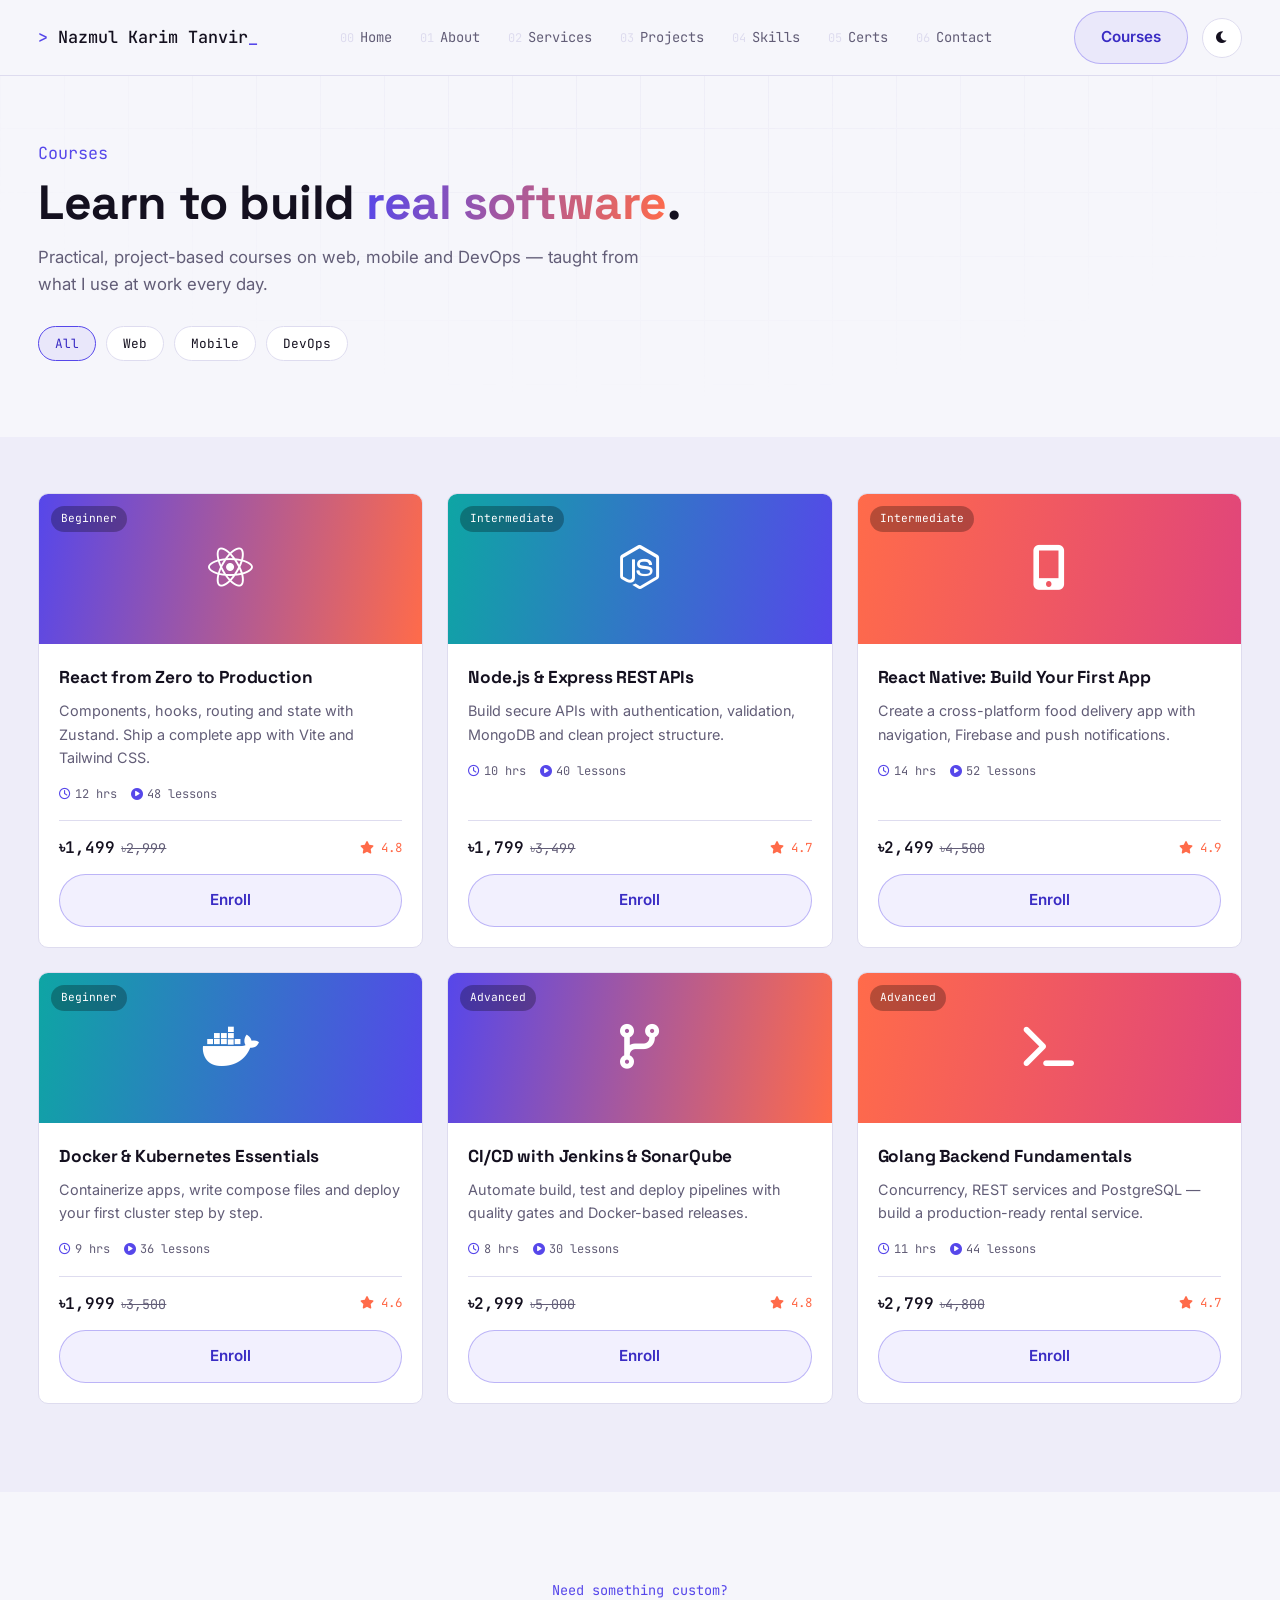
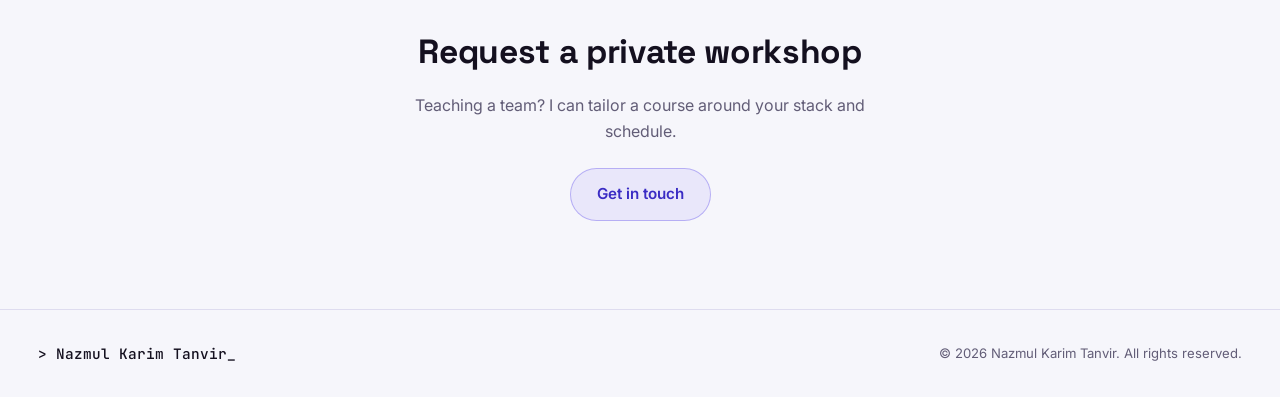
<file: Portfolio Website/Project/courses.html>
<!DOCTYPE html>
<html lang="en">

<head>
    <meta charset="UTF-8">
    <meta name="viewport" content="width=device-width, initial-scale=1.0">
    <meta name="color-scheme" content="light dark">
    <link rel="icon" type="image/x-icon" href="./Images/myImageHomeCrop.jpg">
    <title>Courses — Nazmul Karim Tanvir</title>

    <link rel="preconnect" href="https://fonts.googleapis.com">
    <link rel="preconnect" href="https://fonts.gstatic.com" crossorigin>
    <link href="https://fonts.googleapis.com/css2?family=Space+Grotesk:wght@500;600;700&family=Inter:wght@400;500;600&family=JetBrains+Mono:wght@400;500;600&display=swap" rel="stylesheet">
    <link href="https://cdnjs.cloudflare.com/ajax/libs/font-awesome/6.0.0-beta3/css/all.min.css" rel="stylesheet">
    <link rel="stylesheet" href="style.css">

    <style>
        /* Courses page only */
        .page-head { padding-top: calc(var(--nav-h) + 64px); padding-bottom: 40px; }
        .page-head h1 { font-size: clamp(2rem, 4.4vw, 3rem); line-height: 1.15; margin-bottom: 14px; }
        .page-head p { max-width: 56ch; font-size: 1.05rem; }

        .filters { display: flex; flex-wrap: wrap; gap: 10px; margin: 28px 0 36px; }
        .filter-btn {
            font-family: var(--font-mono); font-size: 0.8rem; padding: 8px 16px;
            border-radius: 999px; border: 1px solid var(--line); background: var(--surface);
            color: var(--text); cursor: pointer;
            transition: border-color var(--transition), color var(--transition), background-color var(--transition);
        }
        .filter-btn:hover { border-color: var(--accent); color: var(--accent); }
        .filter-btn.active { background: var(--accent-soft); border-color: var(--accent); color: var(--accent-strong); }

        .course-grid { display: grid; grid-template-columns: repeat(3, 1fr); gap: 24px; }
        .course-card {
            background: var(--surface); border: 1px solid var(--line); border-radius: 10px;
            overflow: hidden; display: flex; flex-direction: column;
            transition: transform var(--transition), box-shadow var(--transition), border-color var(--transition);
        }
        .course-card:hover { transform: translateY(-6px); box-shadow: var(--shadow); border-color: var(--accent); }
        .course-card.hide { display: none; }

        .course-banner {
            height: 150px; display: grid; place-items: center; position: relative;
            background: var(--accent-gradient); color: #fff; font-size: 2.8rem;
        }
        .course-banner.b2 { background: linear-gradient(100deg, #0EA5A4, #5647EA); }
        .course-banner.b3 { background: linear-gradient(100deg, #FF6B4A, #E0457B); }
        .course-banner .level {
            position: absolute; top: 12px; left: 12px; font-family: var(--font-mono);
            font-size: 0.7rem; padding: 4px 10px; border-radius: 999px;
            background: rgba(0, 0, 0, 0.28); color: #fff;
        }

        .course-body { padding: 20px; display: flex; flex-direction: column; flex-grow: 1; }
        .course-body h4 { font-size: 1.08rem; margin-bottom: 8px; }
        .course-body p { font-size: 0.9rem; }
        .course-meta {
            display: flex; flex-wrap: wrap; gap: 14px; font-family: var(--font-mono);
            font-size: 0.75rem; color: var(--text-muted); margin: 4px 0 16px;
        }
        .course-meta i { color: var(--accent); margin-right: 4px; }
        .course-foot {
            margin-top: auto; display: flex; align-items: center; justify-content: space-between;
            border-top: 1px solid var(--line); padding-top: 14px;
        }
        .price { font-family: var(--font-mono); font-weight: 600; color: var(--text); }
        .price small { color: var(--text-muted); font-weight: 400; text-decoration: line-through; margin-left: 6px; }
        .rating { font-family: var(--font-mono); font-size: 0.78rem; color: var(--accent-2); }

        .cta-band { text-align: center; }
        .cta-band .section-title { margin-bottom: 14px; }
        .cta-band p { max-width: 50ch; margin: 0 auto 24px; }

        @media (max-width: 1024px) { .course-grid { grid-template-columns: repeat(2, 1fr); } }
        @media (max-width: 760px) { .course-grid { grid-template-columns: 1fr; } }
    </style>
</head>

<body>
    <div class="grid-backdrop" aria-hidden="true"></div>

    <!-- Navbar (links go back to index.html sections) -->
    <header class="topbar scrolled">
        <div class="topbar-inner">
            <a class="brand" href="index.html"><span class="brand-caret">&gt;</span> Nazmul Karim Tanvir<span class="cursor">_</span></a>

            <nav class="navlinks" id="navlinks">
                <a href="index.html#home" class="nav-link" data-index="00">Home</a>
                <a href="index.html#about" class="nav-link" data-index="01">About</a>
                <a href="index.html#services" class="nav-link" data-index="02">Services</a>
                <a href="index.html#projects" class="nav-link" data-index="03">Projects</a>
                <a href="index.html#skills" class="nav-link" data-index="04">Skills</a>
                <a href="index.html#certifications" class="nav-link" data-index="05">Certs</a>
                <a href="index.html#contact" class="nav-link" data-index="06">Contact</a>
            </nav>

            <div class="topbar-actions">
                <a href="courses.html" class="btn btn-primary nav-courses-btn" aria-current="page">Courses</a>
                <button id="theme-toggle" class="theme-btn" aria-label="Toggle dark mode">
                    <i class="fas fa-moon" id="theme-icon"></i>
                </button>
                <button id="nav-toggle" class="nav-burger" aria-label="Toggle menu" aria-expanded="false">
                    <span></span><span></span><span></span>
                </button>
            </div>
        </div>
    </header>

    <!-- Page header -->
    <section class="page-head">
        <div class="container">
            <p class="section-index">Courses</p>
            <h1>Learn to build <span class="accent-underline">real software</span>.</h1>
            <p>Practical, project-based courses on web, mobile and DevOps — taught from what I use at work every day.</p>

            <div class="filters" id="filters">
                <button class="filter-btn active" data-filter="all">All</button>
                <button class="filter-btn" data-filter="web">Web</button>
                <button class="filter-btn" data-filter="mobile">Mobile</button>
                <button class="filter-btn" data-filter="devops">DevOps</button>
            </div>
        </div>
    </section>

    <!-- Course list -->
    <section class="section alt" style="padding-top: 56px;">
        <div class="container">
            <div class="course-grid">

                <article class="course-card reveal" data-cat="web">
                    <div class="course-banner"><span class="level">Beginner</span><i class="fab fa-react"></i></div>
                    <div class="course-body">
                        <h4>React from Zero to Production</h4>
                        <p>Components, hooks, routing and state with Zustand. Ship a complete app with Vite and Tailwind CSS.</p>
                        <div class="course-meta">
                            <span><i class="far fa-clock"></i>12 hrs</span>
                            <span><i class="fas fa-play-circle"></i>48 lessons</span>
                        </div>
                        <div class="course-foot">
                            <span class="price">৳1,499<small>৳2,999</small></span>
                            <span class="rating"><i class="fas fa-star"></i> 4.8</span>
                        </div>
                        <a href="index.html#contact" class="btn btn-primary btn-block" style="margin-top:14px;">Enroll</a>
                    </div>
                </article>

                <article class="course-card reveal" data-cat="web">
                    <div class="course-banner b2"><span class="level">Intermediate</span><i class="fab fa-node-js"></i></div>
                    <div class="course-body">
                        <h4>Node.js &amp; Express REST APIs</h4>
                        <p>Build secure APIs with authentication, validation, MongoDB and clean project structure.</p>
                        <div class="course-meta">
                            <span><i class="far fa-clock"></i>10 hrs</span>
                            <span><i class="fas fa-play-circle"></i>40 lessons</span>
                        </div>
                        <div class="course-foot">
                            <span class="price">৳1,799<small>৳3,499</small></span>
                            <span class="rating"><i class="fas fa-star"></i> 4.7</span>
                        </div>
                        <a href="index.html#contact" class="btn btn-primary btn-block" style="margin-top:14px;">Enroll</a>
                    </div>
                </article>

                <article class="course-card reveal" data-cat="mobile">
                    <div class="course-banner b3"><span class="level">Intermediate</span><i class="fas fa-mobile-alt"></i></div>
                    <div class="course-body">
                        <h4>React Native: Build Your First App</h4>
                        <p>Create a cross-platform food delivery app with navigation, Firebase and push notifications.</p>
                        <div class="course-meta">
                            <span><i class="far fa-clock"></i>14 hrs</span>
                            <span><i class="fas fa-play-circle"></i>52 lessons</span>
                        </div>
                        <div class="course-foot">
                            <span class="price">৳2,499<small>৳4,500</small></span>
                            <span class="rating"><i class="fas fa-star"></i> 4.9</span>
                        </div>
                        <a href="index.html#contact" class="btn btn-primary btn-block" style="margin-top:14px;">Enroll</a>
                    </div>
                </article>

                <article class="course-card reveal" data-cat="devops">
                    <div class="course-banner b2"><span class="level">Beginner</span><i class="fab fa-docker"></i></div>
                    <div class="course-body">
                        <h4>Docker &amp; Kubernetes Essentials</h4>
                        <p>Containerize apps, write compose files and deploy your first cluster step by step.</p>
                        <div class="course-meta">
                            <span><i class="far fa-clock"></i>9 hrs</span>
                            <span><i class="fas fa-play-circle"></i>36 lessons</span>
                        </div>
                        <div class="course-foot">
                            <span class="price">৳1,999<small>৳3,500</small></span>
                            <span class="rating"><i class="fas fa-star"></i> 4.6</span>
                        </div>
                        <a href="index.html#contact" class="btn btn-primary btn-block" style="margin-top:14px;">Enroll</a>
                    </div>
                </article>

                <article class="course-card reveal" data-cat="devops">
                    <div class="course-banner"><span class="level">Advanced</span><i class="fas fa-code-branch"></i></div>
                    <div class="course-body">
                        <h4>CI/CD with Jenkins &amp; SonarQube</h4>
                        <p>Automate build, test and deploy pipelines with quality gates and Docker-based releases.</p>
                        <div class="course-meta">
                            <span><i class="far fa-clock"></i>8 hrs</span>
                            <span><i class="fas fa-play-circle"></i>30 lessons</span>
                        </div>
                        <div class="course-foot">
                            <span class="price">৳2,999<small>৳5,000</small></span>
                            <span class="rating"><i class="fas fa-star"></i> 4.8</span>
                        </div>
                        <a href="index.html#contact" class="btn btn-primary btn-block" style="margin-top:14px;">Enroll</a>
                    </div>
                </article>

                <article class="course-card reveal" data-cat="web">
                    <div class="course-banner b3"><span class="level">Advanced</span><i class="fas fa-terminal"></i></div>
                    <div class="course-body">
                        <h4>Golang Backend Fundamentals</h4>
                        <p>Concurrency, REST services and PostgreSQL — build a production-ready rental service.</p>
                        <div class="course-meta">
                            <span><i class="far fa-clock"></i>11 hrs</span>
                            <span><i class="fas fa-play-circle"></i>44 lessons</span>
                        </div>
                        <div class="course-foot">
                            <span class="price">৳2,799<small>৳4,800</small></span>
                            <span class="rating"><i class="fas fa-star"></i> 4.7</span>
                        </div>
                        <a href="index.html#contact" class="btn btn-primary btn-block" style="margin-top:14px;">Enroll</a>
                    </div>
                </article>

            </div>
        </div>
    </section>

    <!-- CTA -->
    <section class="section cta-band">
        <div class="container">
            <p class="section-index">Need something custom?</p>
            <h2 class="section-title">Request a private workshop</h2>
            <p>Teaching a team? I can tailor a course around your stack and schedule.</p>
            <a href="index.html#contact" class="btn btn-primary">Get in touch</a>
        </div>
    </section>

    <footer class="footer">
        <div class="container footer-inner">
            <span class="brand small">&gt; Nazmul Karim Tanvir_</span>
            <p>&copy; <span id="copyright-year">2026</span> Nazmul Karim Tanvir. All rights reserved.</p>
        </div>
    </footer>

    <script>
    document.addEventListener('DOMContentLoaded', () => {
        /* Theme (shares the same storage key as index.html) */
        const root = document.documentElement;
        const themeToggle = document.getElementById('theme-toggle');
        const themeIcon = document.getElementById('theme-icon');
        const prefersDark = window.matchMedia('(prefers-color-scheme: dark)').matches;
        function applyTheme(t) {
            root.setAttribute('data-theme', t);
            themeIcon.classList.toggle('fa-moon', t === 'light');
            themeIcon.classList.toggle('fa-sun', t === 'dark');
        }
        applyTheme(localStorage.getItem('nkt-theme') || (prefersDark ? 'dark' : 'light'));
        themeToggle.addEventListener('click', () => {
            const next = root.getAttribute('data-theme') === 'dark' ? 'light' : 'dark';
            applyTheme(next);
            localStorage.setItem('nkt-theme', next);
        });

        /* Mobile nav */
        const navToggle = document.getElementById('nav-toggle');
        const navLinks = document.getElementById('navlinks');
        navToggle.addEventListener('click', () => {
            const open = navLinks.classList.toggle('open');
            navToggle.classList.toggle('open', open);
            navToggle.setAttribute('aria-expanded', open);
        });

        /* Category filter */
        const buttons = document.querySelectorAll('.filter-btn');
        const cards = document.querySelectorAll('.course-card');
        buttons.forEach(btn => btn.addEventListener('click', () => {
            buttons.forEach(b => b.classList.remove('active'));
            btn.classList.add('active');
            const f = btn.dataset.filter;
            cards.forEach(c => c.classList.toggle('hide', f !== 'all' && c.dataset.cat !== f));
        }));

        /* Scroll reveal */
        const io = new IntersectionObserver((entries) => {
            entries.forEach((e, i) => {
                if (e.isIntersecting) {
                    setTimeout(() => e.target.classList.add('in-view'), (i % 6) * 70);
                    io.unobserve(e.target);
                }
            });
        }, { threshold: 0.15 });
        document.querySelectorAll('.reveal').forEach(el => io.observe(el));

        document.getElementById('copyright-year').textContent = new Date().getFullYear();
    });
    </script>
</body>

</html>
</file>
<file: Portfolio Website/Project/style.css>
/* ==========================================================================
   Tokens
========================================================================== */
:root {
    --bg: #F6F6FB;
    --surface: #FFFFFF;
    --surface-alt: #EEEDF9;
    --line: #DEDCEF;
    --text: #14101F;
    --text-muted: #625D77;
    --accent: #5647EA;
    --accent-strong: #3A2CC4;
    --accent-2: #FF6B4A;
    --accent-soft: rgba(86, 71, 234, 0.08);
    --accent-gradient: linear-gradient(100deg, #5647EA, #FF6B4A);
    --shadow: 0 16px 36px -16px rgba(20, 16, 31, 0.22);

    --font-display: 'Space Grotesk', 'Inter', sans-serif;
    --font-body: 'Inter', sans-serif;
    --font-mono: 'JetBrains Mono', monospace;

    --radius: 10px;
    --nav-h: 76px;

    /* Main website width */
    --container-w: 1280px;

    /* Left/right spacing */
    --container-pad: clamp(20px, 3vw, 40px);

    --transition: 0.35s cubic-bezier(.4, 0, .2, 1);
}

[data-theme="dark"] {
    --bg: #0C0A16;
    --surface: #171429;
    --surface-alt: #1D1934;
    --line: #2E2A4A;
    --text: #EFEBFB;
    --text-muted: #9992B5;
    --accent: #9089FF;
    --accent-strong: #B3ACFF;
    --accent-2: #FF9270;
    --accent-soft: rgba(144, 137, 255, 0.14);
    --accent-gradient: linear-gradient(100deg, #9089FF, #FF9270);
    --shadow: 0 22px 46px -18px rgba(0, 0, 0, 0.6);
}

* {
    box-sizing: border-box;
}

html {
    scroll-behavior: smooth;
}

@media (prefers-reduced-motion: reduce) {
    html {
        scroll-behavior: auto;
    }

    *,
    *::before,
    *::after {
        animation-duration: 0.001ms !important;
        transition-duration: 0.001ms !important;
    }
}

body {
    margin: 0;
    background: var(--bg);
    color: var(--text);
    font-family: var(--font-body);
    line-height: 1.6;
    overflow-x: hidden;
    transition: background-color var(--transition), color var(--transition);
}

.container {
    width: 100%;
    max-width: var(--container-w);
    margin: 0 auto;
    padding-left: var(--container-pad);
    padding-right: var(--container-pad);
}

h1,
h2,
h3,
h4,
h5 {
    font-family: var(--font-display);
    color: var(--text);
    margin: 0 0 12px;
    letter-spacing: -0.01em;
}

p {
    color: var(--text-muted);
    margin: 0 0 12px;
}

a {
    text-decoration: none;
    color: inherit;
}

img {
    max-width: 100%;
    display: block;
}


/* ==========================================================================
   Blueprint grid backdrop
========================================================================== */

.grid-backdrop {
    position: fixed;
    inset: 0;
    z-index: -1;
    pointer-events: none;

    background-image:
        linear-gradient(var(--line) 1px, transparent 1px),
        linear-gradient(90deg, var(--line) 1px, transparent 1px);

    background-size: 64px 64px;

    opacity: 0.35;

    mask-image:
        radial-gradient(
            ellipse 80% 60% at 50% 0%,
            #000 10%,
            transparent 75%
        );
}


/* ==========================================================================
   Cursor-follow spotlight
========================================================================== */

.cursor-glow {
    position: fixed;
    top: 0;
    left: 0;

    width: 520px;
    height: 520px;

    border-radius: 50%;

    background:
        radial-gradient(
            circle,
            var(--accent) 0%,
            transparent 70%
        );

    opacity: 0.16;
    mix-blend-mode: soft-light;

    pointer-events: none;
    z-index: 40;

    transform:
        translate3d(-9999px, -9999px, 0);

    will-change: transform;
}

[data-theme="dark"] .cursor-glow {
    opacity: 0.14;
}

@media (hover: none), (pointer: coarse) {
    .cursor-glow {
        display: none;
    }
}


/* ==========================================================================
   Topbar / Navbar
========================================================================== */

.topbar {
    position: fixed;

    top: 0;
    left: 0;
    right: 0;

    height: var(--nav-h);

    display: flex;
    align-items: center;

    z-index: 100;

    background: transparent;

    transition:
        background-color var(--transition),
        box-shadow var(--transition),
        border-color var(--transition);

    border-bottom: 1px solid transparent;
}

.topbar.scrolled {
    background: color-mix(
        in srgb,
        var(--bg) 88%,
        transparent
    );

    backdrop-filter: blur(10px);

    border-bottom-color: var(--line);
}


/*
   IMPORTANT:
   Navbar uses exactly the same width and padding
   as the rest of the website.
*/

.topbar-inner {
    width: 100%;
    max-width: var(--container-w);

    margin: 0 auto;

    padding-left: var(--container-pad);
    padding-right: var(--container-pad);

    display: flex;
    align-items: center;

    justify-content: space-between;

    gap: 20px;
}


/* Brand */

.brand {
    font-family: var(--font-mono);

    font-size:
        clamp(0.82rem, 1.6vw, 1.05rem);

    font-weight: 500;

    color: var(--text);

    white-space: nowrap;

    flex-shrink: 0;
}

.brand-caret {
    color: var(--accent);
}

.brand-dim {
    color: var(--text-muted);
}

.cursor {
    color: var(--accent);

    animation:
        blink 1.1s steps(1) infinite;
}

@keyframes blink {
    50% {
        opacity: 0;
    }
}


/* Desktop navigation */

.navlinks {
    display: flex;

    align-items: center;

    gap: 28px;

    margin-left: auto;
    margin-right: auto;
}

.nav-link {
    position: relative;

    font-family: var(--font-mono);

    font-size: 0.86rem;

    color: var(--text-muted);

    padding: 6px 0;

    transition:
        color var(--transition);
}

.nav-link::before {
    content: attr(data-index);

    margin-right: 6px;

    color: var(--line);

    font-size: 0.75rem;
}

.nav-link::after {
    content: '';

    position: absolute;

    left: 0;
    bottom: 0;

    width: 0%;
    height: 2px;

    background: var(--accent);

    transition:
        width var(--transition);
}

.nav-link:hover {
    color: var(--text);
}

.nav-link.active {
    color: var(--text);
}

.nav-link.active::after {
    width: 100%;
}


/* Right-side navbar actions */

.topbar-actions {
    display: flex;

    align-items: center;

    gap: 14px;

    flex-shrink: 0;
}


/* Theme button */

.theme-btn {
    width: 40px;
    height: 40px;

    border-radius: 50%;

    border: 1px solid var(--line);

    background: var(--surface);

    color: var(--text);

    cursor: pointer;

    display: grid;
    place-items: center;

    transition:
        transform var(--transition),
        border-color var(--transition),
        color var(--transition);
}

.theme-btn:hover {
    transform: rotate(20deg);

    border-color: var(--accent);

    color: var(--accent);
}


/* Hamburger */

.nav-burger {
    display: none;

    flex-direction: column;

    justify-content: center;

    gap: 5px;

    width: 40px;
    height: 40px;

    background: transparent;

    border: none;

    cursor: pointer;
}

.nav-burger span {
    width: 22px;
    height: 2px;

    background: var(--text);

    transition:
        transform var(--transition),
        opacity var(--transition);
}

.nav-burger.open span:nth-child(1) {
    transform:
        translateY(7px)
        rotate(45deg);
}

.nav-burger.open span:nth-child(2) {
    opacity: 0;
}

.nav-burger.open span:nth-child(3) {
    transform:
        translateY(-7px)
        rotate(-45deg);
}


/* ==========================================================================
   Buttons
========================================================================== */

.btn {
    display: inline-flex;

    align-items: center;
    justify-content: center;

    gap: 8px;

    padding: 13px 26px;

    border-radius: 999px;

    font-weight: 600;

    font-size: 0.95rem;

    border: 1px solid transparent;

    cursor: pointer;

    transition:
        transform var(--transition),
        box-shadow var(--transition),
        background-color var(--transition),
        border-color var(--transition),
        color var(--transition);
}

.btn-primary {
    background: var(--accent-soft);

    color: var(--accent-strong);

    border:
        1px solid
        color-mix(
            in srgb,
            var(--accent) 35%,
            transparent
        );
}

.btn-primary:hover {
    background:
        color-mix(
            in srgb,
            var(--accent) 16%,
            var(--accent-soft)
        );

    border-color: var(--accent);

    transform: translateY(-2px);

    box-shadow: var(--shadow);
}

.btn-ghost {
    background: transparent;

    border-color: var(--line);

    color: var(--text);
}

.btn-ghost:hover {
    border-color: var(--accent);

    color: var(--accent);
}

.btn-block {
    width: 100%;
}


/* ==========================================================================
   Hero
========================================================================== */

.hero {
    min-height: 100vh;

    display: flex;

    align-items: stretch;

    padding-top: var(--nav-h);

    position: relative;

    overflow: hidden;
}

.hero-canvas {
    position: absolute;

    inset: 0;

    z-index: 0;

    pointer-events: none;

    opacity: 0.8;
}


/*
   Hero inherits the same width from .container.
*/

.hero-shell {
    position: relative;

    z-index: 1;

    display: grid;

    grid-template-columns:
        1.2fr 0.8fr;

    gap: 48px;

    align-items: center;

    width: 100%;

    min-height:
        calc(100vh - var(--nav-h));

    padding-top: 40px;
    padding-bottom: 40px;
}

.hero-text {
    padding: 0;
}

.eyebrow-line {
    font-family: var(--font-mono);

    font-size: 0.82rem;

    color: var(--text-muted);

    display: flex;

    align-items: center;

    gap: 8px;

    margin-bottom: 18px;
}

.eyebrow-line .dot {
    width: 8px;
    height: 8px;

    border-radius: 50%;

    background: var(--accent);

    box-shadow:
        0 0 0 4px var(--accent-soft);

    animation:
        pulse 2.2s ease-in-out infinite;
}

@keyframes pulse {
    0%,
    100% {
        box-shadow:
            0 0 0 4px var(--accent-soft);
    }

    50% {
        box-shadow:
            0 0 0 8px transparent;
    }
}

.hero-title {
    font-size:
        clamp(2.2rem, 4.4vw, 3.4rem);

    line-height: 1.15;

    font-weight: 700;

    margin-bottom: 20px;
}

.accent-underline {
    background:
        var(--accent-gradient);

    -webkit-background-clip: text;
    background-clip: text;

    color: transparent;

    position: relative;

    white-space: nowrap;
}

.hero-sub {
    max-width: 46ch;

    font-size: 1.08rem;
}

.hero-actions {
    display: flex;

    gap: 14px;

    flex-wrap: wrap;

    margin:
        28px 0 44px;
}

.stat-row {
    display: flex;

    gap: 36px;

    border-top:
        1px solid var(--line);

    padding-top: 24px;
}

.stat h2 {
    font-family: var(--font-mono);

    font-size: 1.8rem;

    color: var(--accent);

    margin-bottom: 2px;
}

.stat p {
    font-size: 0.85rem;

    margin: 0;
}


/* Hero portrait */

.hero-portrait {
    position: relative;

    justify-self: center;
}

.frame {
    position: relative;

    width: min(450px, 60vw);
    aspect-ratio: 1 / 1.08;
    padding: 12px;
}

.frame img {
    width: 100%;
    height: 100%;

    object-fit: cover;

    border-radius: 16px;

    filter:
        grayscale(8%)
        contrast(1.02);
}

.frame::after {
    content: none;
}

.corner {
    position: absolute;

    width: 26px;
    height: 26px;

    border:
        2px solid
        var(--accent-2);

    z-index: 1;
}

.corner-tl {
    top: 0;
    left: 0;

    border-right: none;
    border-bottom: none;
}

.corner-tr {
    top: 0;
    right: 0;

    border-left: none;
    border-bottom: none;
}

.corner-bl {
    bottom: 0;
    left: 0;

    border-right: none;
    border-top: none;
}

.corner-br {
    bottom: 0;
    right: 0;

    border-left: none;
    border-top: none;
}


/* Floating tags */

.tag-float {
    position: absolute;

    font-family: var(--font-mono);

    font-size: 0.78rem;

    padding: 6px 12px;

    border-radius: 999px;

    background: var(--surface);

    border: 1px solid var(--line);

    box-shadow: var(--shadow);

    animation:
        float 5s ease-in-out infinite;
}

.tag-float-1 {
    top: 6%;
    left: -10%;

    animation-delay: 0s;
}

.tag-float-2 {
    bottom: 18%;
    right: -12%;

    animation-delay: 1.2s;
}

.tag-float-3 {
    bottom: -4%;
    left: 14%;

    animation-delay: 2.4s;
}

@keyframes float {
    0%,
    100% {
        transform: translateY(0);
    }

    50% {
        transform: translateY(-10px);
    }
}


/* Scroll cue */

.scroll-cue {
    position: absolute;

    bottom: 26px;

    left: 50%;

    transform:
        translateX(-50%);

    width: 22px;
    height: 36px;

    border:
        2px solid
        var(--line);

    border-radius: 12px;
}

.scroll-cue span {
    display: block;

    width: 4px;
    height: 8px;

    margin:
        6px auto 0;

    border-radius: 2px;

    background: var(--accent);

    animation:
        scrollcue 1.8s ease infinite;
}

@keyframes scrollcue {
    0% {
        transform: translateY(0);
        opacity: 1;
    }

    70% {
        transform: translateY(12px);
        opacity: 0;
    }

    100% {
        opacity: 0;
    }
}


/* ==========================================================================
   Ticker
========================================================================== */

.ticker {
    width: 100%;

    overflow: hidden;

    background:
        var(--accent-soft);

    padding: 14px 0;
}

.ticker-track {
    display: flex;

    gap: 48px;

    width: max-content;

    animation:
        ticker-scroll 26s linear infinite;
}

.ticker:hover .ticker-track {
    animation-play-state: paused;
}

.ticker-track span {
    font-family: var(--font-mono);

    font-size: 0.9rem;

    font-weight: 500;

    color: var(--accent-strong);

    white-space: nowrap;

    display: flex;

    align-items: center;

    gap: 48px;
}

.ticker-track span::after {
    content: '/';

    color: var(--text-muted);

    opacity: 0.5;
}

@keyframes ticker-scroll {
    from {
        transform: translateX(0);
    }

    to {
        transform: translateX(-50%);
    }
}

@media (prefers-reduced-motion: reduce) {
    .ticker-track {
        animation: none;
    }
}


/* ==========================================================================
   Section shell
========================================================================== */

.section {
    padding: 88px 0;
}

.section.alt {
    background:
        var(--surface-alt);
}

.section-index {
    font-family: var(--font-mono);

    color: var(--accent);

    font-size: 0.85rem;

    margin-bottom: 8px;
}

.section-title {
    font-size:
        clamp(1.6rem, 3vw, 2.1rem);

    margin-bottom: 44px;
}


/* ==========================================================================
   Reveal animation
========================================================================== */

.reveal {
    opacity: 0;

    transform:
        translateY(24px);

    transition:
        opacity 0.7s ease,
        transform 0.7s ease;
}

.reveal.in-view {
    opacity: 1;

    transform:
        translateY(0);
}


/* ==========================================================================
   About
========================================================================== */

.about-grid {
    display: grid;

    grid-template-columns:
        0.9fr 1.1fr;

    gap: 32px;

    align-items: start;
}

.spec-card {
    padding:
        0 0 0 24px;

    border-left:
        2px solid
        var(--line);
}

.spec-card h4 {
    display: flex;

    align-items: center;

    gap: 10px;
}

.spec-card h4 i {
    color: var(--accent);
}

.spec-list {
    margin:
        18px 0 22px;

    border-top:
        1px solid
        var(--line);
}

.spec-list div {
    display: flex;

    justify-content: space-between;

    gap: 12px;

    padding: 10px 0;

    border-bottom:
        1px solid
        var(--line);
}

.spec-list dt {
    font-family: var(--font-mono);

    font-size: 0.8rem;

    color: var(--text-muted);
}

.spec-list dd {
    margin: 0;

    text-align: right;

    font-size: 0.92rem;
}

.edu-photo img {
    border-radius: 8px;

    margin-bottom: 8px;

    max-width: 260px;
}

.edu-photo span {
    font-size: 0.8rem;

    color: var(--text-muted);
}


/* Timeline */

.timeline {
    border-left:
        2px solid
        var(--line);

    padding-left: 28px;

    display: flex;

    flex-direction: column;

    gap: 26px;
}

.tl-item {
    position: relative;
}

.tl-dot {
    position: absolute;

    left: -33px;
    top: 4px;

    width: 12px;
    height: 12px;

    border-radius: 50%;

    background: var(--bg);

    border:
        2px solid
        var(--accent);
}

.tl-body h5 {
    margin-bottom: 4px;

    font-size: 1.02rem;
}

.tl-meta {
    font-size: 0.86rem;

    margin-bottom: 6px;
}

.tl-link {
    font-family: var(--font-mono);

    font-size: 0.82rem;

    color: var(--accent);

    display: inline-flex;

    align-items: center;

    gap: 6px;
}

.tl-link:hover {
    text-decoration: underline;
}


/* ==========================================================================
   Services tiles
========================================================================== */

.tile-grid {
    display: grid;

    grid-template-columns:
        repeat(3, 1fr);

    gap: 22px;
}

.tile {
    background:
        var(--surface);

    border:
        1px solid
        var(--line);

    border-left:
        3px solid
        var(--accent);

    border-radius: 8px;

    padding: 26px;

    transition:
        transform var(--transition),
        box-shadow var(--transition);
}

.tile:hover {
    transform:
        translateY(-6px);

    box-shadow:
        var(--shadow);
}

.tile i {
    font-size: 1.6rem;

    color: var(--accent);

    margin-bottom: 14px;

    display: block;
}

.tile h4 {
    margin-bottom: 8px;

    font-size: 1.05rem;
}

.tile p {
    font-size: 0.92rem;

    margin: 0;
}


/* ==========================================================================
   Projects
========================================================================== */

.project-grid {
    display: grid;

    grid-template-columns:
        repeat(3, 1fr);

    gap: 24px;

    align-items: stretch;
}

.project-card {
    background:
        var(--surface);

    border:
        1px solid
        var(--line);

    border-radius: 10px;

    overflow: hidden;

    display: flex;

    flex-direction: column;

    height: 100%;

    transition:
        transform var(--transition),
        box-shadow var(--transition),
        border-color var(--transition);
}

.project-card:hover {
    transform:
        translateY(-6px);

    box-shadow:
        var(--shadow);

    border-color:
        var(--accent);
}

.win-bar {
    display: flex;

    gap: 6px;

    padding: 10px 12px;

    background:
        var(--surface-alt);

    border-bottom:
        1px solid
        var(--line);
}

.win-bar span {
    width: 9px;
    height: 9px;

    border-radius: 50%;

    background:
        var(--line);
}

.win-bar span:nth-child(1) {
    background: #e0645f;
}

.win-bar span:nth-child(2) {
    background: #e6b95c;
}

.win-bar span:nth-child(3) {
    background: #63c168;
}

.project-media {
    height: 190px;

    overflow: hidden;

    background:
        var(--surface-alt);

    flex-shrink: 0;
}

.project-media img {
    width: 100%;
    height: 100%;

    object-fit: cover;

    object-position: center;

    transition:
        transform 0.5s ease;
}

.project-card:hover
.project-media img {
    transform:
        scale(1.06);
}

.project-body {
    padding: 20px;

    display: flex;

    flex-direction: column;

    flex-grow: 1;
}

.project-body h4 {
    margin-bottom: 10px;

    font-size: 1.05rem;
}

.tag-row {
    display: flex;

    flex-wrap: wrap;

    gap: 6px;

    margin-bottom: 14px;
}

.tag-row span {
    font-family: var(--font-mono);

    font-size: 0.72rem;

    padding: 4px 9px;

    border-radius: 999px;

    background:
        var(--accent-soft);

    color:
        var(--accent);
}

.cmd-link {
    font-family: var(--font-mono);

    font-size: 0.85rem;

    color: var(--text);

    border:
        1px solid
        var(--line);

    border-radius: 6px;

    padding: 8px 12px;

    display: inline-block;

    margin-top: auto;

    align-self: flex-start;

    transition:
        border-color var(--transition),
        color var(--transition);
}

.cmd-link:hover {
    border-color:
        var(--accent);

    color:
        var(--accent);
}


/* ==========================================================================
   Skills
========================================================================== */

.skill-groups {
    display: flex;

    flex-direction: column;

    gap: 26px;
}

.skill-row {
    display: grid;

    grid-template-columns:
        220px 1fr;

    gap: 20px;

    align-items: start;

    padding-bottom: 22px;

    border-bottom:
        1px solid
        var(--line);
}

.skill-row h5 {
    display: flex;

    align-items: center;

    gap: 10px;

    font-size: 0.98rem;

    margin: 0;
}

.skill-row h5 i {
    color:
        var(--accent);
}

.chip-row {
    display: flex;

    flex-wrap: wrap;

    gap: 10px;
}

.chip-row span {
    font-family: var(--font-mono);

    font-size: 0.8rem;

    padding: 7px 14px;

    border-radius: 999px;

    border:
        1px solid
        var(--line);

    background:
        var(--surface);

    transition:
        border-color var(--transition),
        color var(--transition),
        transform var(--transition);
}

.chip-row span:hover {
    border-color:
        var(--accent);

    color:
        var(--accent);

    transform:
        translateY(-2px);
}


/* ==========================================================================
   Certifications
========================================================================== */

.cert-list {
    display: grid;

    grid-template-columns:
        repeat(2, 1fr);

    column-gap: 40px;

    border-top:
        1px solid
        var(--line);
}

.cert-row {
    display: flex;

    align-items: center;

    gap: 18px;

    padding: 16px 4px;

    border-bottom:
        1px solid
        var(--line);

    transition:
        background-color var(--transition);
}

.cert-row:hover {
    background:
        var(--accent-soft);
}

.cert-row img {
    width: 64px;
    height: 64px;

    object-fit: cover;

    border-radius: 6px;

    border:
        1px solid
        var(--line);

    flex-shrink: 0;
}

.cert-text h4 {
    font-size: 0.98rem;

    margin-bottom: 2px;
}

.cert-text p {
    font-size: 0.84rem;

    margin: 0;
}


/* ==========================================================================
   Contact
========================================================================== */

.contact-grid {
    display: grid;

    grid-template-columns:
        0.8fr 1.2fr;

    gap: 32px;
}

.contact-info-panel {
    background:
        var(--surface);

    border:
        1px solid
        var(--line);

    border-radius:
        var(--radius);

    padding: 28px;

    height: fit-content;
}

.info-line {
    display: flex;

    align-items: center;

    gap: 12px;

    font-size: 0.95rem;

    padding: 12px 0;

    border-bottom:
        1px solid
        var(--line);
}

.info-line i {
    color:
        var(--accent);

    width: 18px;
}

.info-line:last-of-type {
    border-bottom: none;
}

.social-icons {
    display: flex;

    gap: 14px;

    margin-top: 20px;
}

.social-icons a {
    width: 40px;
    height: 40px;

    border-radius: 50%;

    border:
        1px solid
        var(--line);

    display: grid;

    place-items: center;

    color:
        var(--text);

    transition:
        border-color var(--transition),
        color var(--transition),
        transform var(--transition);
}

.social-icons a:hover {
    border-color:
        var(--accent);

    color:
        var(--accent);

    transform:
        translateY(-3px);
}

.contact-form {
    background:
        var(--surface);

    border:
        1px solid
        var(--line);

    border-radius:
        var(--radius);

    padding: 28px;
}

.form-group {
    margin-bottom: 16px;
}

.form-group label {
    display: block;

    font-family: var(--font-mono);

    font-size: 0.78rem;

    color:
        var(--text-muted);

    margin-bottom: 6px;
}

.form-group input,
.form-group textarea {
    width: 100%;

    padding: 12px 14px;

    background:
        var(--bg);

    border:
        1px solid
        var(--line);

    border-radius: 8px;

    color:
        var(--text);

    font-family:
        var(--font-body);

    font-size: 0.94rem;

    transition:
        border-color var(--transition),
        box-shadow var(--transition);
}

.form-group input:focus,
.form-group textarea:focus {
    outline: none;

    border-color:
        var(--accent);

    box-shadow:
        0 0 0 3px
        var(--accent-soft);
}


/* ==========================================================================
   Footer
========================================================================== */

.footer {
    padding: 32px 0;

    border-top:
        1px solid
        var(--line);
}

.footer-inner {
    display: flex;

    justify-content: space-between;

    align-items: center;

    flex-wrap: wrap;

    gap: 10px;
}

.footer .brand.small {
    font-size: 0.9rem;
}

.footer p {
    margin: 0;

    font-size: 0.82rem;
}


/* ==========================================================================
   Responsive - Tablet
========================================================================== */

@media (max-width: 1024px) {

    .hero-shell {
        grid-template-columns: 1fr;

        text-align: center;

        padding-top: 24px;
        padding-bottom: 24px;
    }

    .hero-sub {
        margin:
            0 auto 12px;
    }

    .hero-actions {
        justify-content: center;
    }

    .stat-row {
        justify-content: center;
    }

    .hero-portrait {
        order: -1;

        margin-bottom: 8px;
    }

    .about-grid {
        grid-template-columns: 1fr;
    }

    .tile-grid {
        grid-template-columns:
            repeat(2, 1fr);
    }

    .project-grid {
        grid-template-columns:
            repeat(2, 1fr);
    }

    .contact-grid {
        grid-template-columns: 1fr;
    }

    .skill-row {
        grid-template-columns: 1fr;

        gap: 10px;
    }

    /*
       Keep navbar usable on tablet.
    */
    .navlinks {
        gap: 18px;
    }

    .nav-link {
        font-size: 0.78rem;
    }
}


/* ==========================================================================
   Responsive - Mobile
========================================================================== */

@media (max-width: 760px) {

    .topbar-inner {
        padding-left: 20px;
        padding-right: 20px;
    }

    .brand {
        font-size: 0.82rem;
    }

    .navlinks {
        position: fixed;

        top: var(--nav-h);

        left: 0;
        right: 0;

        flex-direction: column;

        gap: 0;

        background:
            var(--surface);

        border-bottom:
            1px solid
            var(--line);

        max-height: 0;

        overflow: hidden;

        transition:
            max-height var(--transition);

        margin: 0;
    }

    .navlinks.open {
        max-height: 420px;
    }

    .nav-link {
        padding: 16px 24px;

        border-bottom:
            1px solid
            var(--line);

        width: 100%;

        font-size: 0.86rem;
    }

    .nav-link::after {
        display: none;
    }

    .nav-burger {
        display: flex;
    }

    .tile-grid {
        grid-template-columns: 1fr;
    }

    .project-grid {
        grid-template-columns: 1fr;
    }

    .cert-list {
        grid-template-columns: 1fr;
    }

    .hero-actions {
        justify-content: center;
    }

    .cert-row {
        flex-wrap: wrap;
    }
}


/* ==========================================================================
   Responsive - Small Mobile
========================================================================== */

@media (max-width: 480px) {

    .container {
        padding-left: 20px;
        padding-right: 20px;
    }

    .stat-row {
        gap: 20px;
    }

    .stat h2 {
        font-size: 1.4rem;
    }

    .frame {
        width: 68vw;
    }

    .hero-title {
        font-size: 2.15rem;
    }

    .hero-sub {
        font-size: 0.98rem;
    }
}
</file>
